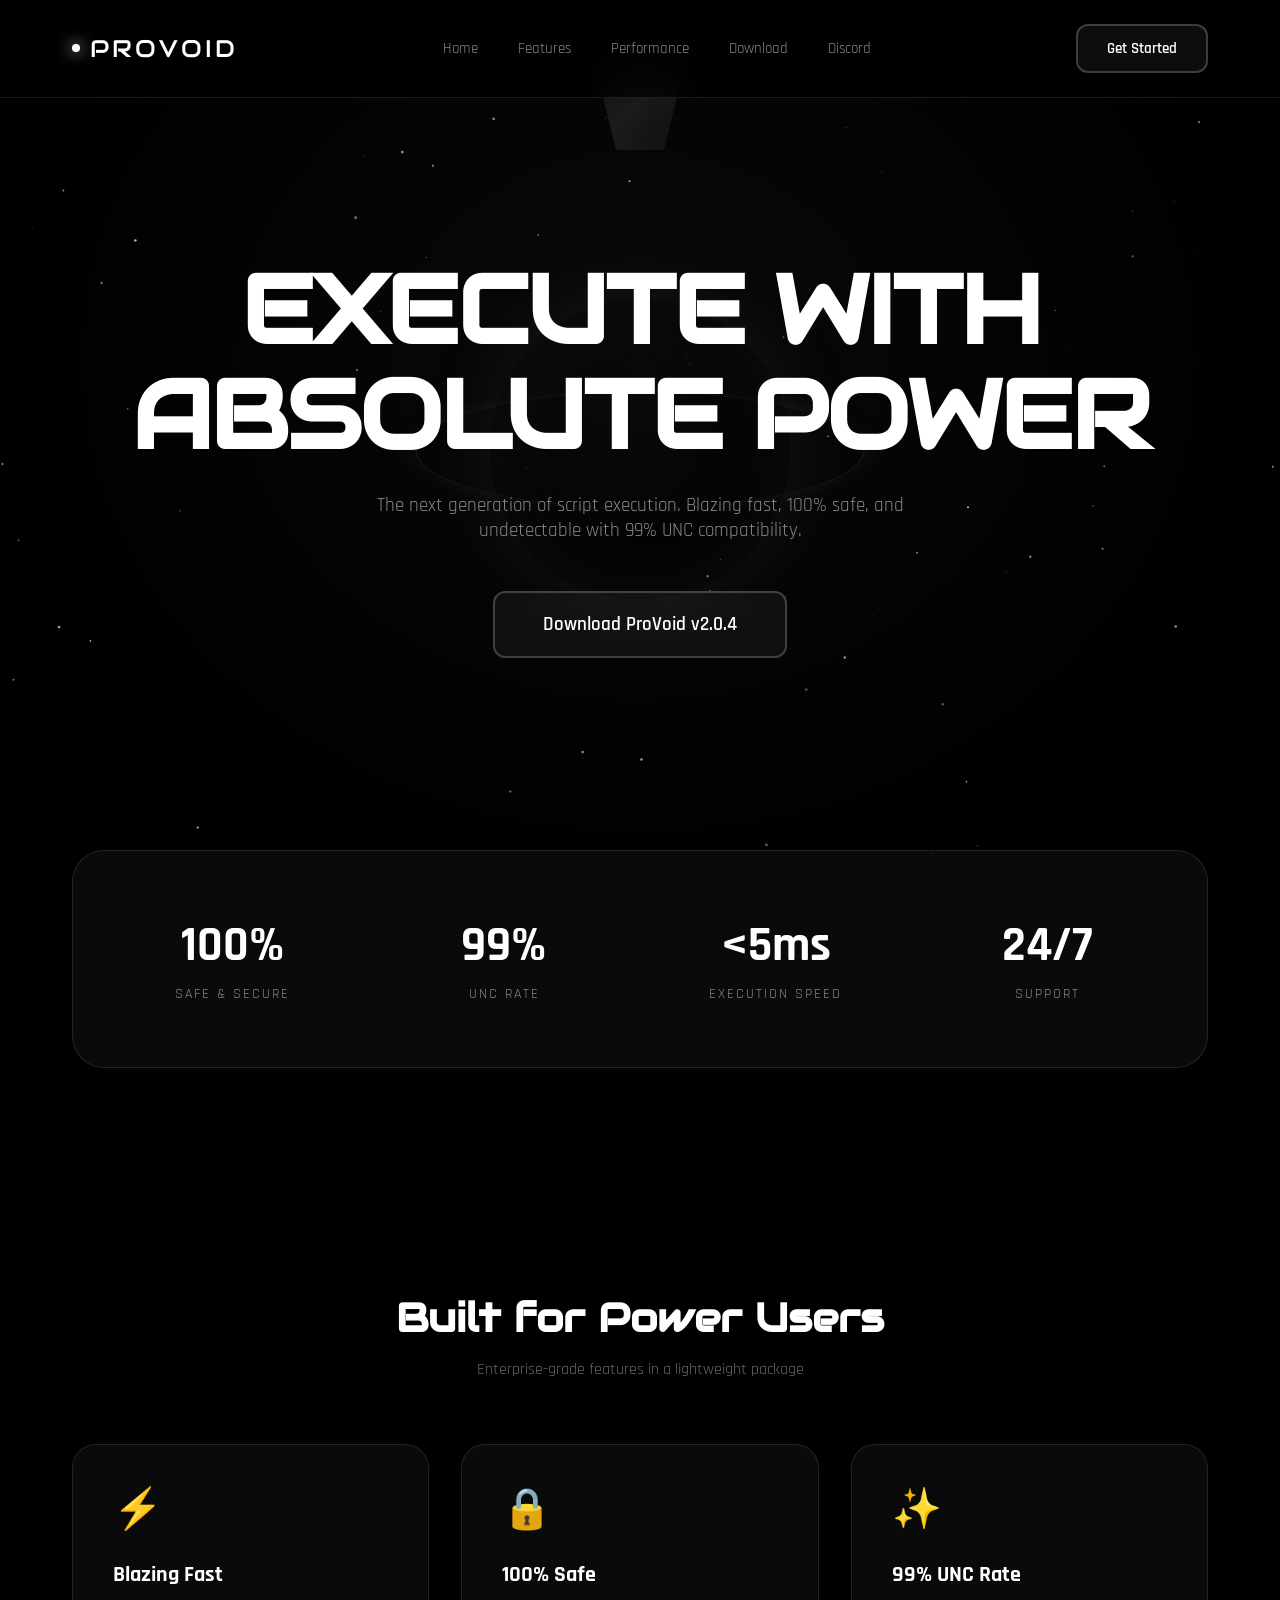
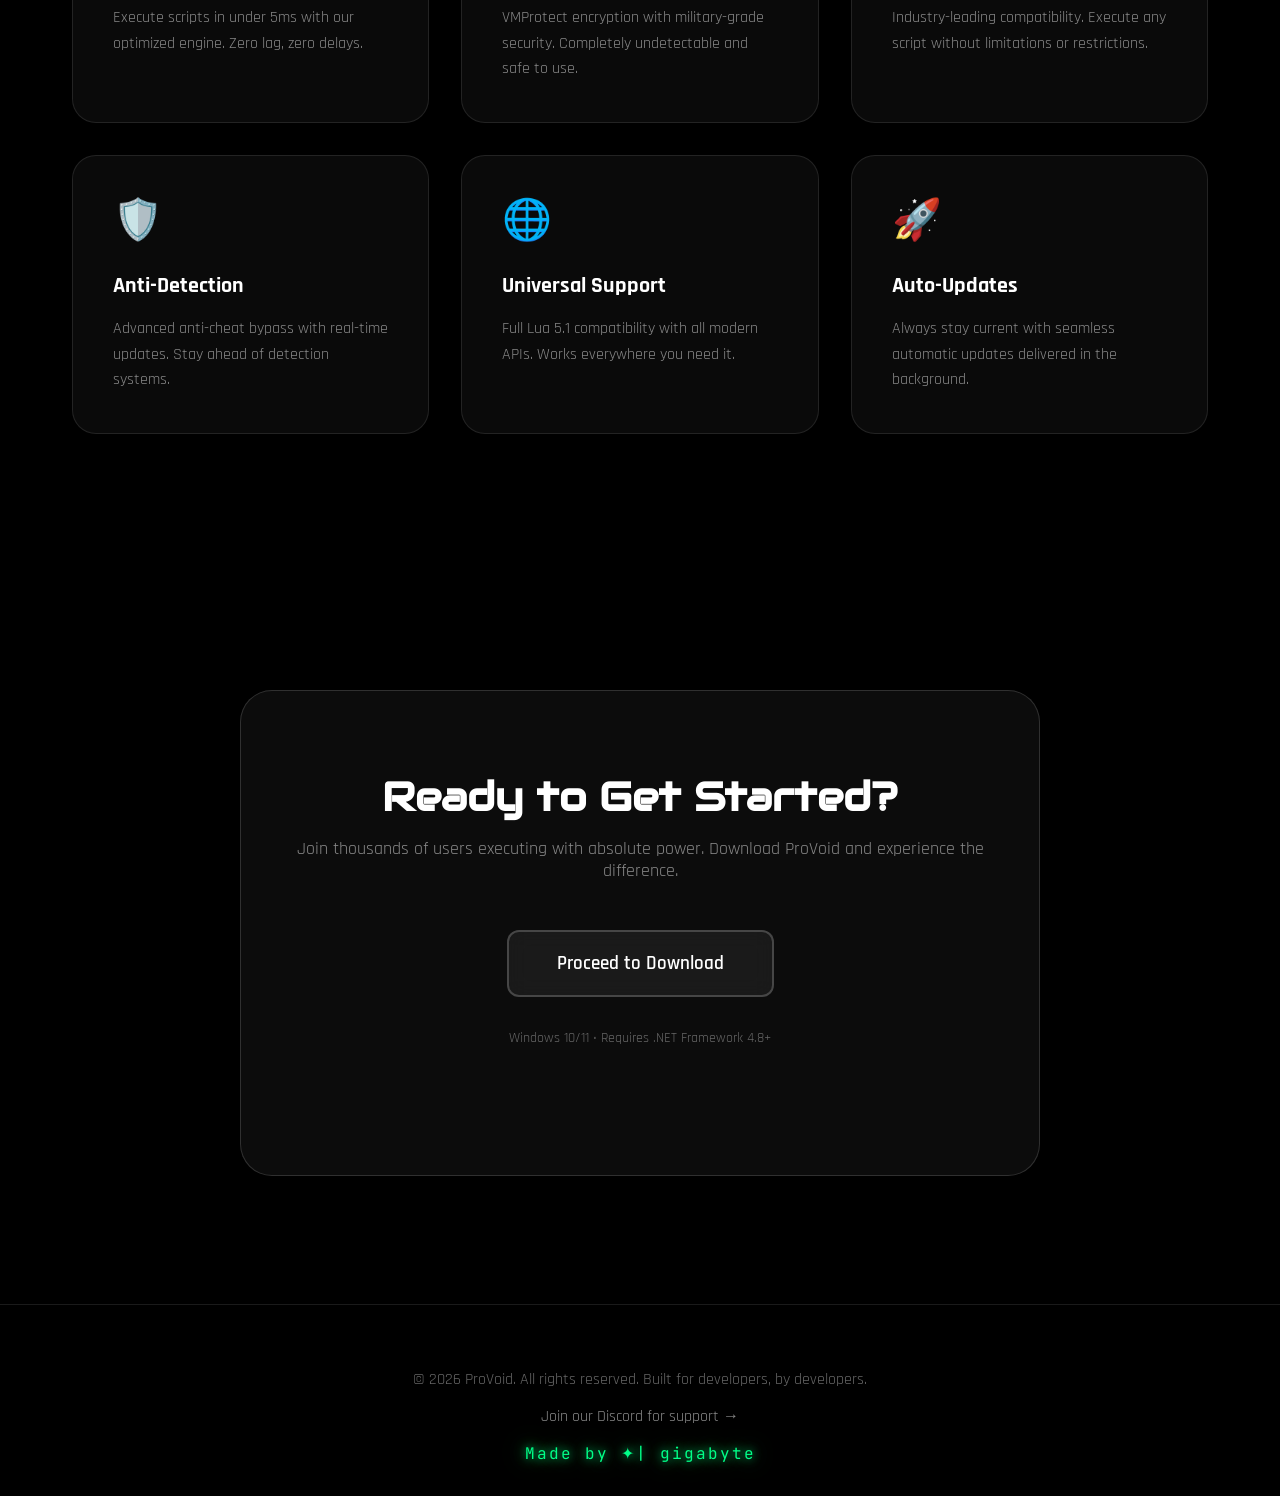
<file: index.html>
<!DOCTYPE html>
<html lang="en">
<head>
    <meta charset="UTF-8">
    <meta name="viewport" content="width=device-width, initial-scale=1.0">
    <title>ProVoid | Next-Gen Executor</title>
    <link href="https://fonts.googleapis.com/css2?family=Rajdhani:wght@300;400;600;700&family=JetBrains+Mono:wght@400;700&family=Audiowide&display=swap" rel="stylesheet">
    <link rel="icon" href="/favicon.ico" />
    <style>
        * { margin: 0; padding: 0; box-sizing: border-box; scroll-behavior: smooth; }
        
        body {
            font-family: 'Rajdhani', sans-serif;
            background: #000;
            color: #fff;
            overflow-x: hidden;
            position: relative;
        }

        /* Cosmic Background */
        #cosmic-canvas {
            position: fixed;
            inset: 0;
            z-index: 1;
            pointer-events: none;
        }

        .void-gradient {
            position: fixed;
            inset: 0;
            background: radial-gradient(ellipse at 50% 40%, rgba(30, 30, 40, 0.3) 0%, rgba(20, 20, 30, 0.2) 40%, transparent 70%);
            z-index: 0;
        }

        /* Black Hole Animation */
        .blackhole-container {
            position: fixed;
            top: 50%;
            left: 50%;
            transform: translate(-50%, -50%);
            width: 600px;
            height: 600px;
            z-index: 2;
            pointer-events: none;
            opacity: 0.4;
        }

        .blackhole {
            position: absolute;
            top: 50%;
            left: 50%;
            transform: translate(-50%, -50%);
            width: 300px;
            height: 300px;
            border-radius: 50%;
            background: radial-gradient(circle at 40% 40%, transparent 30%, rgba(0, 0, 0, 0.95) 50%, #000 70%);
            box-shadow: 0 0 80px rgba(100, 100, 100, 0.4), inset 0 0 80px rgba(80, 80, 80, 0.3);
            animation: voidPulse 4s ease-in-out infinite;
        }

        @keyframes voidPulse {
            0%, 100% { transform: translate(-50%, -50%) scale(1); }
            50% { transform: translate(-50%, -50%) scale(1.05); }
        }

        .accretion-disk {
            position: absolute;
            top: 50%;
            left: 50%;
            transform: translate(-50%, -50%) rotateX(75deg);
            width: 450px;
            height: 450px;
            border-radius: 50%;
            border: 2px solid rgba(120, 120, 120, 0.3);
            animation: rotate 20s linear infinite;
            box-shadow: 0 0 40px rgba(100, 100, 100, 0.3);
        }

        @keyframes rotate {
            from { transform: translate(-50%, -50%) rotateX(75deg) rotateZ(0deg); }
            to { transform: translate(-50%, -50%) rotateX(75deg) rotateZ(360deg); }
        }

        .crystal {
            position: absolute;
            top: -100px;
            left: 50%;
            transform: translateX(-50%);
            width: 80px;
            height: 100px;
            background: linear-gradient(135deg, rgba(20, 20, 20, 0.95) 0%, rgba(60, 60, 60, 0.9) 50%, rgba(20, 20, 20, 0.95) 100%);
            clip-path: polygon(50% 0%, 100% 35%, 80% 100%, 20% 100%, 0% 35%);
            animation: crystalSink 8s ease-in-out infinite, crystalSpin 12s linear infinite;
            filter: drop-shadow(0 0 20px rgba(200, 200, 200, 0.5));
            box-shadow: inset 0 0 30px rgba(120, 120, 120, 0.3);
        }

        @keyframes crystalSink {
            0% { top: -100px; opacity: 0; transform: translateX(-50%) scale(0.5); }
            20% { opacity: 1; transform: translateX(-50%) scale(1); }
            80% { opacity: 1; transform: translateX(-50%) scale(1); }
            100% { top: 50%; opacity: 0; transform: translateX(-50%) scale(0.2); }
        }

        @keyframes crystalSpin {
            from { transform: translateX(-50%) rotateZ(0deg); }
            to { transform: translateX(-50%) rotateZ(360deg); }
        }

        .container {
            max-width: 1200px;
            margin: 0 auto;
            padding: 0 2rem;
            position: relative;
            z-index: 10;
        }

        /* Header */
        header {
            padding: 1.5rem 0;
            position: sticky;
            top: 0;
            z-index: 100;
            backdrop-filter: blur(20px);
            border-bottom: 1px solid rgba(255, 255, 255, 0.1);
            background: rgba(0, 0, 0, 0.7);
        }

        nav {
            display: flex;
            justify-content: space-between;
            align-items: center;
        }

        .logo {
            font-family: 'Audiowide', sans-serif;
            font-size: 1.5rem;
            letter-spacing: 3px;
            display: flex;
            align-items: center;
            gap: 10px;
        }

        .logo-dot {
            width: 8px;
            height: 8px;
            background: #fff;
            border-radius: 50%;
            box-shadow: 0 0 15px #fff;
            animation: dotPulse 2s ease-in-out infinite;
        }

        @keyframes dotPulse {
            0%, 100% { box-shadow: 0 0 15px #fff; }
            50% { box-shadow: 0 0 25px #fff; }
        }

        .nav-links {
            display: flex;
            list-style: none;
            gap: 2.5rem;
        }

        .nav-links a {
            color: #888;
            text-decoration: none;
            font-size: 0.95rem;
            transition: all 0.3s;
            position: relative;
        }

        .nav-links a::after {
            content: '';
            position: absolute;
            bottom: -5px;
            left: 0;
            width: 0;
            height: 2px;
            background: #fff;
            transition: width 0.3s;
        }

        .nav-links a:hover {
            color: #fff;
        }

        .nav-links a:hover::after {
            width: 100%;
        }

        .btn {
            padding: 0.8rem 1.8rem;
            background: rgba(255, 255, 255, 0.05);
            border: 2px solid rgba(255, 255, 255, 0.2);
            border-radius: 12px;
            color: #fff;
            font-family: 'Rajdhani', sans-serif;
            font-size: 0.95rem;
            font-weight: 600;
            cursor: pointer;
            transition: all 0.4s;
            text-decoration: none;
            display: inline-block;
            backdrop-filter: blur(10px);
        }

        .btn:hover {
            transform: translateY(-3px);
            border-color: rgba(255, 255, 255, 0.5);
            box-shadow: 0 10px 30px rgba(255, 255, 255, 0.1);
            background: rgba(255, 255, 255, 0.1);
        }

        /* Hero Section */
        .hero {
            padding: 10rem 0 6rem;
            text-align: center;
        }

        .hero h1 {
            font-family: 'Audiowide', sans-serif;
            font-size: clamp(3rem, 8vw, 6rem);
            letter-spacing: -2px;
            margin-bottom: 1.5rem;
            line-height: 1.1;
        }

        .hero p {
            font-size: 1.2rem;
            color: #888;
            margin-bottom: 3rem;
            max-width: 600px;
            margin-left: auto;
            margin-right: auto;
        }

        /* Stats Section */
        .stats {
            padding: 6rem 0;
        }

        .stats-container {
            background: rgba(15, 15, 15, 0.7);
            border: 1px solid rgba(255, 255, 255, 0.1);
            border-radius: 32px;
            padding: 4rem 3rem;
            backdrop-filter: blur(10px);
            display: grid;
            grid-template-columns: repeat(auto-fit, minmax(200px, 1fr));
            gap: 3rem;
            text-align: center;
        }

        .stat-item h3 {
            font-size: 3rem;
            font-weight: 700;
            margin-bottom: 0.5rem;
        }

        .stat-item p {
            color: #888;
            font-size: 0.9rem;
            text-transform: uppercase;
            letter-spacing: 2px;
        }

        /* Features Grid */
        .features {
            padding: 8rem 0;
        }

        .features h2 {
            text-align: center;
            font-size: 2.5rem;
            font-family: 'Audiowide', sans-serif;
            margin-bottom: 1rem;
        }

        .features-subtitle {
            text-align: center;
            color: #666;
            margin-bottom: 4rem;
        }

        .features-grid {
            display: grid;
            grid-template-columns: repeat(auto-fit, minmax(300px, 1fr));
            gap: 2rem;
        }

        .feature-card {
            background: rgba(15, 15, 15, 0.7);
            border: 1px solid rgba(255, 255, 255, 0.1);
            border-radius: 24px;
            padding: 2.5rem;
            backdrop-filter: blur(10px);
            transition: all 0.4s;
        }

        .feature-card:hover {
            transform: translateY(-10px);
            border-color: rgba(255, 255, 255, 0.3);
            box-shadow: 0 20px 60px rgba(0, 0, 0, 0.5);
        }

        .feature-icon {
            font-size: 2.5rem;
            margin-bottom: 1.5rem;
        }

        .feature-card h3 {
            font-size: 1.4rem;
            margin-bottom: 1rem;
        }

        .feature-card p {
            color: #888;
            line-height: 1.6;
        }

        /* CTA Section */
        .cta {
            padding: 8rem 0;
            text-align: center;
        }

        .cta-card {
            background: rgba(15, 15, 15, 0.8);
            border: 1px solid rgba(255, 255, 255, 0.15);
            border-radius: 32px;
            padding: 5rem 3rem;
            backdrop-filter: blur(20px);
            max-width: 800px;
            margin: 0 auto;
        }

        .cta h2 {
            font-family: 'Audiowide', sans-serif;
            font-size: 2.5rem;
            margin-bottom: 1rem;
        }

        .cta p {
            color: #888;
            font-size: 1.1rem;
            margin-bottom: 3rem;
        }

        .btn-large {
            padding: 1.2rem 3rem;
            font-size: 1.2rem;
        }

        /* Footer */
        footer {
            padding: 4rem 0 2rem;
            text-align: center;
            border-top: 1px solid rgba(255, 255, 255, 0.1);
            color: #666;
        }

        .made-by {
            margin-top: 1rem;
            font-size: 1rem;
            color: #00ff88;
            text-shadow: 
                0 0 10px rgba(0, 255, 136, 0.8),
                0 0 20px rgba(0, 255, 136, 0.6),
                0 0 30px rgba(0, 255, 136, 0.4);
            animation: neonPulse 2s ease-in-out infinite;
            font-family: 'JetBrains Mono', monospace;
            letter-spacing: 2px;
        }

        @keyframes neonPulse {
            0%, 100% { 
                text-shadow: 
                    0 0 10px rgba(0, 255, 136, 0.8),
                    0 0 20px rgba(0, 255, 136, 0.6),
                    0 0 30px rgba(0, 255, 136, 0.4);
            }
            50% { 
                text-shadow: 
                    0 0 15px rgba(0, 255, 136, 1),
                    0 0 30px rgba(0, 255, 136, 0.8),
                    0 0 45px rgba(0, 255, 136, 0.6);
            }
        }

        /* Loading Screen */
        .loading-screen {
            position: fixed;
            inset: 0;
            background: #000;
            z-index: 10000;
            display: none;
            align-items: center;
            justify-content: center;
            flex-direction: column;
        }

        .loading-screen.active {
            display: flex;
        }

        .loading-content {
            text-align: center;
        }

        .loading-spinner {
            width: 80px;
            height: 80px;
            border: 3px solid rgba(255, 255, 255, 0.1);
            border-top: 3px solid #fff;
            border-radius: 50%;
            animation: spin 1s linear infinite;
            margin: 0 auto 2rem;
        }

        @keyframes spin {
            to { transform: rotate(360deg); }
        }

        .loading-text {
            font-family: 'JetBrains Mono', monospace;
            font-size: 0.9rem;
            color: #888;
            letter-spacing: 3px;
            text-transform: uppercase;
            margin-bottom: 2rem;
        }

        .loading-bar {
            width: 300px;
            height: 4px;
            background: rgba(255, 255, 255, 0.1);
            border-radius: 10px;
            overflow: hidden;
            margin: 0 auto;
        }

        .loading-progress {
            width: 0%;
            height: 100%;
            background: #fff;
            box-shadow: 0 0 15px rgba(255, 255, 255, 0.5);
            transition: width 0.5s;
        }

        .loading-percentage {
            font-family: 'Audiowide', sans-serif;
            font-size: 2rem;
            margin-top: 1.5rem;
            color: #fff;
        }

        @media (max-width: 768px) {
            .nav-links {
                display: none;
            }
            
            .hero h1 {
                font-size: 2.5rem;
            }
            
            .stats-container {
                grid-template-columns: 1fr;
            }
        }
    </style>
</head>
<body>

    <canvas id="cosmic-canvas"></canvas>
    <div class="void-gradient"></div>

    <!-- Black Hole & Crystal -->
    <div class="blackhole-container">
        <div class="blackhole"></div>
        <div class="accretion-disk"></div>
        <div class="crystal"></div>
    </div>

    <!-- Header -->
    <header>
        <div class="container">
            <nav>
                <div class="logo">
                    <div class="logo-dot"></div>
                    PROVOID
                </div>
                <ul class="nav-links">
                    <li><a href="#home">Home</a></li>
                    <li><a href="#features">Features</a></li>
                    <li><a href="#stats">Performance</a></li>
                    <li><a href="#download">Download</a></li>
                    <li><a href="https://discord.gg/mG2QCJRTJK" target="_blank">Discord</a></li>
                </ul>
                <button class="btn" onclick="scrollToDownload()">Get Started</button>
            </nav>
        </div>
    </header>

    <!-- Hero Section -->
    <section id="home" class="hero">
        <div class="container">
            <h1>EXECUTE WITH<br>ABSOLUTE POWER</h1>
            <p>The next generation of script execution. Blazing fast, 100% safe, and undetectable with 99% UNC compatibility.</p>
            <button class="btn btn-large" onclick="scrollToDownload()">Download ProVoid v2.0.4</button>
        </div>
    </section>

    <!-- Stats Section -->
    <section id="stats" class="stats">
        <div class="container">
            <div class="stats-container">
                <div class="stat-item">
                    <h3>100%</h3>
                    <p>Safe & Secure</p>
                </div>
                <div class="stat-item">
                    <h3>99%</h3>
                    <p>UNC Rate</p>
                </div>
                <div class="stat-item">
                    <h3>&lt;5ms</h3>
                    <p>Execution Speed</p>
                </div>
                <div class="stat-item">
                    <h3>24/7</h3>
                    <p>Support</p>
                </div>
            </div>
        </div>
    </section>

    <!-- Features Section -->
    <section id="features" class="features">
        <div class="container">
            <h2>Built for Power Users</h2>
            <p class="features-subtitle">Enterprise-grade features in a lightweight package</p>
            
            <div class="features-grid">
                <div class="feature-card">
                    <div class="feature-icon">⚡</div>
                    <h3>Blazing Fast</h3>
                    <p>Execute scripts in under 5ms with our optimized engine. Zero lag, zero delays.</p>
                </div>
                <div class="feature-card">
                    <div class="feature-icon">🔒</div>
                    <h3>100% Safe</h3>
                    <p>VMProtect encryption with military-grade security. Completely undetectable and safe to use.</p>
                </div>
                <div class="feature-card">
                    <div class="feature-icon">✨</div>
                    <h3>99% UNC Rate</h3>
                    <p>Industry-leading compatibility. Execute any script without limitations or restrictions.</p>
                </div>
                <div class="feature-card">
                    <div class="feature-icon">🛡️</div>
                    <h3>Anti-Detection</h3>
                    <p>Advanced anti-cheat bypass with real-time updates. Stay ahead of detection systems.</p>
                </div>
                <div class="feature-card">
                    <div class="feature-icon">🌐</div>
                    <h3>Universal Support</h3>
                    <p>Full Lua 5.1 compatibility with all modern APIs. Works everywhere you need it.</p>
                </div>
                <div class="feature-card">
                    <div class="feature-icon">🚀</div>
                    <h3>Auto-Updates</h3>
                    <p>Always stay current with seamless automatic updates delivered in the background.</p>
                </div>
            </div>
        </div>
    </section>

    <!-- CTA / Download Section -->
    <section id="download" class="cta">
        <div class="container">
            <div class="cta-card">
                <h2>Ready to Get Started?</h2>
                <p>Join thousands of users executing with absolute power. Download ProVoid and experience the difference.</p>
                <button class="btn btn-large" onclick="startLoading()">Proceed to Download</button>
                <p style="color: #666; font-size: 0.85rem; margin-top: 2rem;">
                    Windows 10/11 • Requires .NET Framework 4.8+
                </p>
            </div>
        </div>
    </section>

    <!-- Footer -->
    <footer>
        <div class="container">
            <p>&copy; 2026 ProVoid. All rights reserved. Built for developers, by developers.</p>
            <p style="margin-top: 1rem;">
                <a href="https://discord.gg/mG2QCJRTJK" target="_blank" style="color: #888; text-decoration: none; transition: color 0.3s;" onmouseover="this.style.color='#fff'" onmouseout="this.style.color='#888'">
                    Join our Discord for support →
                </a>
            </p>
            <div class="made-by">Made by ✦| gigabyte</div>
        </div>
    </footer>

    <!-- Loading Screen -->
    <div class="loading-screen" id="loading-screen">
        <div class="loading-content">
            <div class="loading-spinner"></div>
            <div class="loading-text" id="loading-text">INITIALIZING...</div>
            <div class="loading-bar">
                <div class="loading-progress" id="loading-progress"></div>
            </div>
            <div class="loading-percentage" id="loading-percentage">0%</div>
        </div>
    </div>

    <script>
        // Cosmic Canvas
        const canvas = document.getElementById('cosmic-canvas');
        const ctx = canvas.getContext('2d');
        let particles = [];

        function initCanvas() {
            canvas.width = window.innerWidth;
            canvas.height = window.innerHeight;
            particles = [];
            for (let i = 0; i < 100; i++) {
                particles.push({
                    x: Math.random() * canvas.width,
                    y: Math.random() * canvas.height,
                    radius: Math.random() * 1.5,
                    speed: Math.random() * 0.3 + 0.1,
                    opacity: Math.random() * 0.5 + 0.3
                });
            }
        }

        function animate() {
            ctx.clearRect(0, 0, canvas.width, canvas.height);
            particles.forEach(p => {
                ctx.beginPath();
                ctx.arc(p.x, p.y, p.radius, 0, Math.PI * 2);
                ctx.fillStyle = `rgba(255, 255, 255, ${p.opacity})`;
                ctx.fill();
                
                p.y += p.speed;
                if (p.y > canvas.height) p.y = -5;
                
                p.opacity += (Math.random() - 0.5) * 0.02;
                p.opacity = Math.max(0.2, Math.min(0.8, p.opacity));
            });
            requestAnimationFrame(animate);
        }

        initCanvas();
        animate();
        window.addEventListener('resize', initCanvas);

        // Smooth Scroll
        function scrollToDownload() {
            document.getElementById('download').scrollIntoView({ behavior: 'smooth' });
        }

        // Loading Screen with Detailed Steps
        function startLoading() {
            const loadingScreen = document.getElementById('loading-screen');
            const loadingText = document.getElementById('loading-text');
            const loadingProgress = document.getElementById('loading-progress');
            const loadingPercentage = document.getElementById('loading-percentage');
            
            loadingScreen.classList.add('active');
            
            const steps = [
                { text: "INITIALIZING...", duration: 3000 },
                { text: "CONNECTING TO SERVER...", duration: 5000 },
                { text: "VERIFYING SECURITY...", duration: 4000 },
                { text: "CHECKING SYSTEM COMPATIBILITY...", duration: 4000 },
                { text: "ESTABLISHING SECURE CONNECTION...", duration: 5000 },
                { text: "AUTHENTICATING SESSION...", duration: 4000 },
                { text: "BYPASSING FILTERS...", duration: 5000 },
                { text: "GENERATING SECURE TOKEN...", duration: 4000 },
                { text: "PREPARING DOWNLOAD...", duration: 3000 },
                { text: "FINALIZING...", duration: 2000 }
            ];
            
            let currentStep = 0;
            let progress = 0;
            const totalDuration = steps.reduce((sum, step) => sum + step.duration, 0);
            
            function updateStep() {
                if (currentStep < steps.length) {
                    loadingText.textContent = steps[currentStep].text;
                    
                    const stepProgress = ((currentStep + 1) / steps.length) * 100;
                    const interval = setInterval(() => {
                        progress += 0.5;
                        if (progress >= stepProgress) {
                            progress = stepProgress;
                            clearInterval(interval);
                            currentStep++;
                            if (currentStep < steps.length) {
                                setTimeout(updateStep, 100);
                            } else {
                                setTimeout(() => {
                                    window.location.href = 'https://d-lead.vercel.app';
                                }, 500);
                            }
                        }
                        loadingProgress.style.width = progress + '%';
                        loadingPercentage.textContent = Math.floor(progress) + '%';
                    }, steps[currentStep].duration / (stepProgress - progress) / 2);
                }
            }
            
            updateStep();
        }
    </script>
</body>
</html>
</file>
